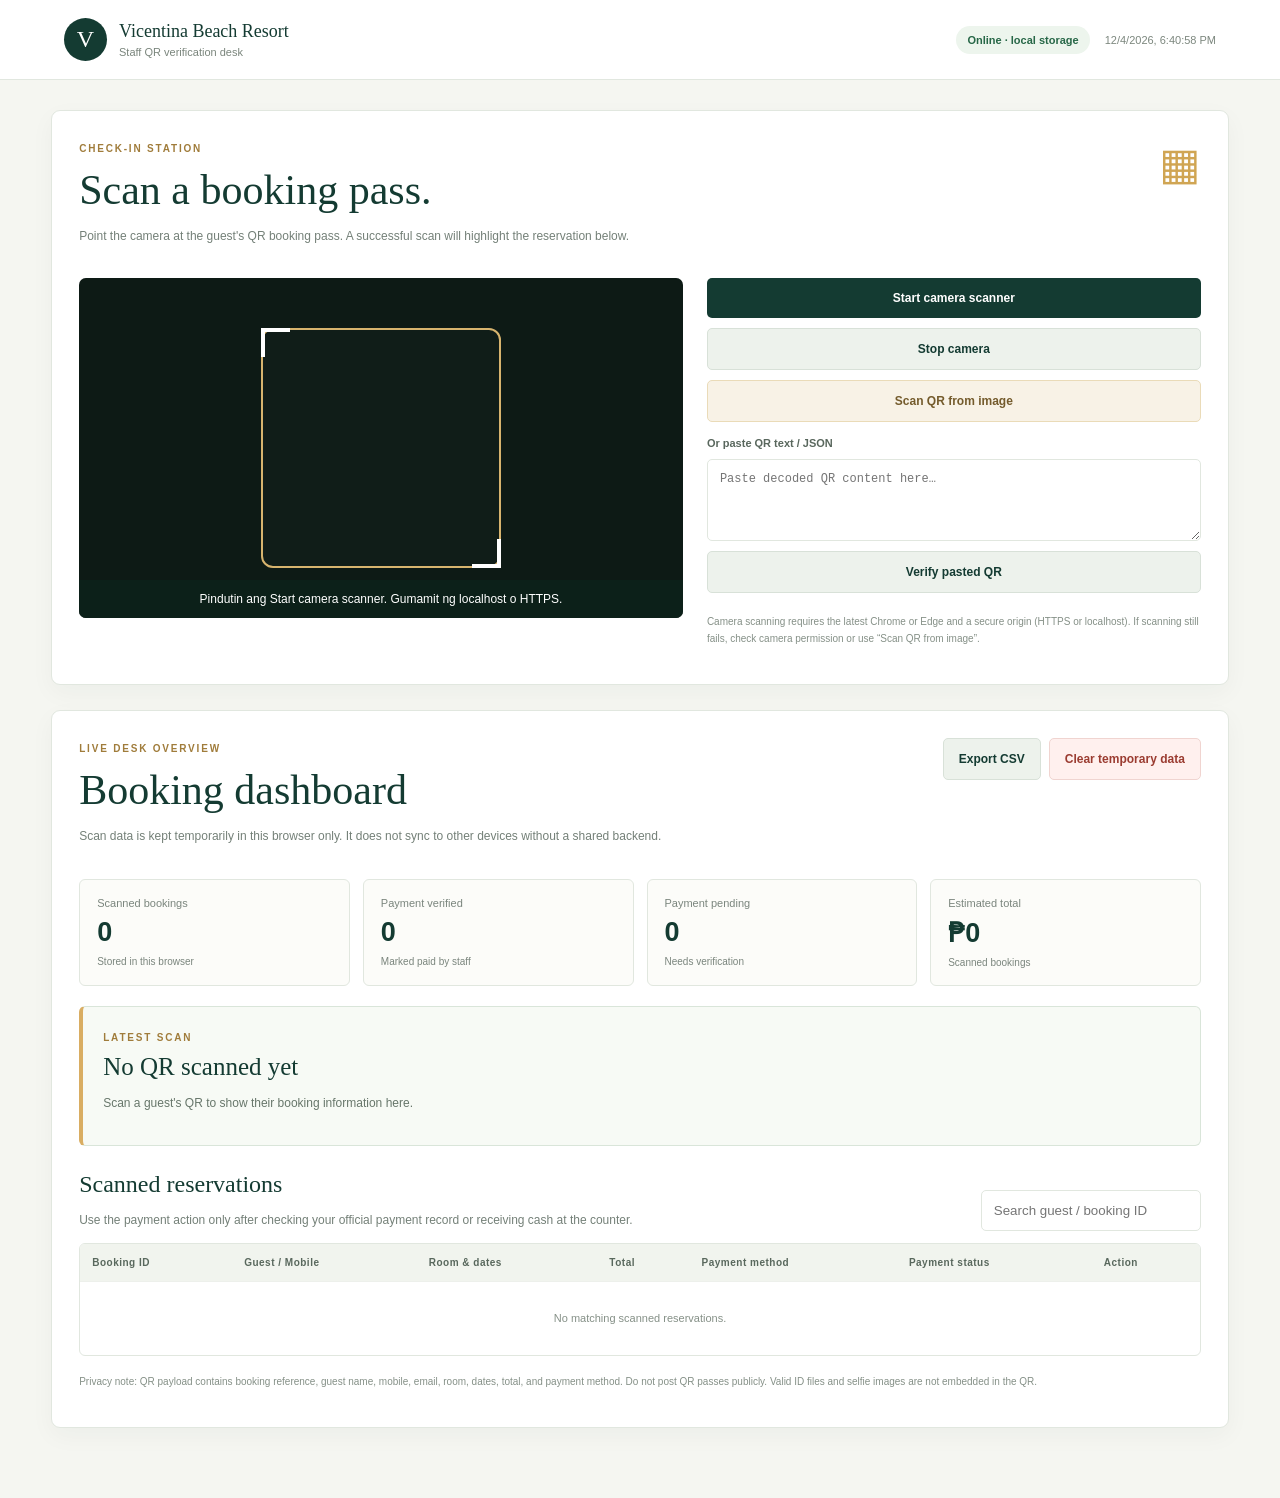
<file: staff.html>
<!doctype html><html lang="en"><head><meta charset="utf-8"><meta name="viewport" content="width=device-width,initial-scale=1"><meta name="theme-color" content="#143b32"><title>Vicentina Beach Resort | QR Check-in Desk</title><link rel="stylesheet" href="staffstyle.css"><script src="app.js" defer></script></head><body><header class="top"><a class="brand" href="#dashboard"><span class="logo">V</span><span><b>Vicentina Beach Resort</b><small>Staff QR verification desk</small></span></a><div class="topright"><span id="connection" class="pill">Checking browser mode…</span><span id="clock"></span></div></header><main><section class="scanner-panel"><div class="scanner-head"><div><span class="eyebrow">CHECK-IN STATION</span><h1>Scan a booking pass.</h1><p>Point the camera at the guest's QR booking pass. A successful scan will highlight the reservation below.</p></div><span class="scanner-icon">▦</span></div><div class="scanner-layout"><div class="camera-box"><video id="video" autoplay muted playsinline></video><div class="scan-frame"><i></i></div><div class="camera-status" id="cameraStatus">Preparing camera…</div></div><div class="scan-controls"><button id="startScan" class="primary">Start camera scanner</button><button id="stopScan" class="secondary">Stop camera</button><label class="uploadbtn">Scan QR from image<input type="file" id="qrImage" accept="image/*" hidden></label><label class="manual-label" for="manualQr">Or paste QR text / JSON</label><textarea id="manualQr" rows="4" placeholder='Paste decoded QR content here…'></textarea><button id="processManual" class="secondary">Verify pasted QR</button><p class="hint">Camera scanning requires the latest Chrome or Edge and a secure origin (HTTPS or localhost). If scanning still fails, check camera permission or use “Scan QR from image”.</p></div></div></section>
<section id="dashboard" class="dashboard"><div class="dashhead"><div><span class="eyebrow">LIVE DESK OVERVIEW</span><h2>Booking dashboard</h2><p>Scan data is kept temporarily in this browser only. It does not sync to other devices without a shared backend.</p></div><div class="dash-actions"><button id="exportCsv" class="secondary">Export CSV</button><button id="clearTemp" class="danger">Clear temporary data</button></div></div><div class="stats"><article><span>Scanned bookings</span><b id="countAll">0</b><small>Stored in this browser</small></article><article><span>Payment verified</span><b id="countPaid">0</b><small>Marked paid by staff</small></article><article><span>Payment pending</span><b id="countPending">0</b><small>Needs verification</small></article><article><span>Estimated total</span><b id="countTotal">₱0</b><small>Scanned bookings</small></article></div><div id="focusCard" class="focus-card emptyfocus"><div><span class="eyebrow">LATEST SCAN</span><h3>No QR scanned yet</h3><p>Scan a guest's QR to show their booking information here.</p></div></div><div class="table-head"><div><h3>Scanned reservations</h3><p>Use the payment action only after checking your official payment record or receiving cash at the counter.</p></div><input id="tableSearch" type="search" placeholder="Search guest / booking ID"></div><div class="tablewrap"><table><thead><tr><th>Booking ID</th><th>Guest / Mobile</th><th>Room & dates</th><th>Total</th><th>Payment method</th><th>Payment status</th><th>Action</th></tr></thead><tbody id="bookingRows"><tr><td colspan="7" class="emptyrow">No bookings scanned in this browser yet.</td></tr></tbody></table></div><p class="footnote">Privacy note: QR payload contains booking reference, guest name, mobile, email, room, dates, total, and payment method. Do not post QR passes publicly. Valid ID files and selfie images are not embedded in the QR.</p></section></main><div id="toast" role="status"></div><script></script></body></html>
</file>
<file: staffstyle.css>
:root{--green:#143b32;--green2:#1d5947;--gold:#d9ad62;--cream:#f7f7f2;--ink:#24342c;--muted:#748078;--line:#e1e7df}*{box-sizing:border-box}body{margin:0;background:#f5f6f1;color:var(--ink);font-family:Inter,"Segoe UI",Arial,sans-serif}.top{display:flex;justify-content:space-between;align-items:center;padding:18px 5%;background:#fff;border-bottom:1px solid var(--line);gap:20px}.brand{display:flex;align-items:center;gap:12px;color:var(--green);text-decoration:none}.logo{display:grid;place-items:center;width:43px;height:43px;background:var(--green);border-radius:50%;color:white;font:24px Georgia,serif}.brand b{display:block;font:18px Georgia,serif}.brand small{display:block;margin-top:4px;color:#7a857c;font-size:11px}.topright{display:flex;align-items:center;gap:15px;color:#7c877e;font-size:11px}.pill{padding:8px 11px;border-radius:20px;background:#edf5ed;color:#276747;font-weight:700}main{max-width:1450px;margin:auto;padding:30px 4% 70px}.scanner-panel,.dashboard{background:#fff;border:1px solid var(--line);border-radius:9px;padding:27px;box-shadow:0 8px 25px #1b35280a}.scanner-head,.dashhead{display:flex;justify-content:space-between;gap:20px;align-items:flex-start}.eyebrow{font-size:10px;font-weight:800;letter-spacing:1.8px;color:#a07c3b}.scanner-head h1,.dashhead h2{font:clamp(30px,4vw,42px) Georgia,serif;color:var(--green);margin:10px 0}.scanner-head p,.dashhead p,.table-head p{font-size:12px;line-height:1.7;color:var(--muted);max-width:680px}.scanner-icon{font-size:44px;color:#d0a553}.scanner-layout{display:grid;grid-template-columns:minmax(0,1.1fr) minmax(280px,.9fr);gap:24px;margin-top:20px}.camera-box{height:340px;background:#101d18;border-radius:7px;overflow:hidden;position:relative;display:grid;place-items:center}.camera-box video{width:100%;height:100%;object-fit:cover}.scan-frame{position:absolute;width:min(55%,240px);aspect-ratio:1;border:2px solid #d7b46e;border-radius:12px;box-shadow:0 0 0 999px #07120c42}.scan-frame:before,.scan-frame:after{content:"";position:absolute;width:25px;height:25px;border-color:white;border-style:solid}.scan-frame:before{left:-2px;top:-2px;border-width:4px 0 0 4px}.scan-frame:after{right:-2px;bottom:-2px;border-width:0 4px 4px 0}.camera-status{position:absolute;bottom:0;left:0;right:0;background:#0c211bd9;color:#fff;text-align:center;padding:12px;font-size:12px}.scan-controls{display:flex;flex-direction:column;gap:10px}.primary,.secondary,.danger,.uploadbtn{border:0;border-radius:5px;padding:13px 15px;font-size:12px;font-weight:800;cursor:pointer;text-align:center}.primary{background:var(--green);color:white}.secondary{background:#edf2ec;color:var(--green);border:1px solid #d8e1d8}.danger{background:#fff0ee;color:#9b3c31;border:1px solid #f0d4d0}.uploadbtn{background:#f8f2e6;border:1px solid #eadbb8;color:#745b2c}.manual-label{font-size:11px;font-weight:800;color:#59675d;margin-top:5px}.scan-controls textarea{resize:vertical;border:1px solid var(--line);border-radius:5px;padding:12px;font:12px monospace}.hint,.footnote{font-size:10px;color:#859087;line-height:1.7}.dashboard{margin-top:25px}.dash-actions{display:flex;gap:8px;flex-wrap:wrap}.stats{display:grid;grid-template-columns:repeat(4,minmax(0,1fr));gap:13px;margin:20px 0}.stats article{border:1px solid var(--line);border-radius:6px;padding:17px;background:#fcfcf9}.stats span,.stats small{display:block;color:#7a857d;font-size:11px}.stats b{display:block;color:var(--green);font-size:27px;margin:8px 0}.stats small{font-size:10px}.focus-card{padding:20px;border:1px solid #d9e5d9;border-left:4px solid var(--gold);border-radius:6px;background:#f7faf5;margin:18px 0}.focus-card h3{font:25px Georgia,serif;color:var(--green);margin:8px 0}.focus-card p{font-size:12px;line-height:1.7;color:#67766a}.focus-grid{display:grid;grid-template-columns:repeat(3,minmax(0,1fr));gap:12px;margin-top:16px}.focus-item{font-size:11px;color:#718076;line-height:1.6;overflow-wrap:anywhere}.focus-item b{display:block;color:#283b30;font-size:12px}.status{display:inline-block;border-radius:20px;padding:6px 8px;font-size:10px;font-weight:800;white-space:nowrap}.paid{background:#e2f5e9;color:#176b3e}.pending{background:#fff1d8;color:#8b5b0a}.table-head{display:flex;justify-content:space-between;align-items:end;gap:20px;margin:25px 0 12px}.table-head h3{font:24px Georgia,serif;color:var(--green);margin:0}.table-head p{margin-bottom:0}.table-head input{padding:12px;border:1px solid var(--line);border-radius:5px;min-width:220px}.tablewrap{overflow:auto;border:1px solid var(--line);border-radius:6px}table{width:100%;border-collapse:collapse;min-width:1050px;font-size:11px}th{background:#f1f4ee;color:#59685d;text-align:left;font-size:10px;letter-spacing:.5px;padding:13px 12px}td{padding:14px 12px;border-top:1px solid #edf0eb;vertical-align:top;line-height:1.6}td strong{color:var(--green)}.table-action{border:1px solid #cbd9cc;border-radius:4px;padding:8px 9px;background:white;color:var(--green);font-weight:800;font-size:10px;cursor:pointer}.table-action:disabled{opacity:.5;cursor:not-allowed}.emptyrow{text-align:center;padding:28px;color:#859087}.footnote{margin-top:17px}#toast{display:none;position:fixed;bottom:20px;left:50%;transform:translateX(-50%);background:var(--green);color:white;padding:13px 18px;border-radius:5px;font-size:12px;max-width:90%;z-index:9}#toast.show{display:block}@media(max-width:850px){.scanner-layout{grid-template-columns:1fr}.camera-box{height:300px}.stats{grid-template-columns:repeat(2,minmax(0,1fr))}.focus-grid{grid-template-columns:repeat(2,minmax(0,1fr))}.dashhead{flex-direction:column}.topright{flex-direction:column;align-items:end}}@media(max-width:520px){.top{padding:14px 4%}.brand b{font-size:15px}.brand small{font-size:10px}#clock{display:none}main{padding:16px 3% 45px}.scanner-panel,.dashboard{padding:17px}.scanner-head h1{font-size:31px}.camera-box{height:260px}.stats{gap:8px}.stats article{padding:12px}.stats b{font-size:22px}.focus-grid{grid-template-columns:1fr 1fr}.table-head{align-items:stretch;flex-direction:column}.table-head input{min-width:0;width:100%}}
</file>
